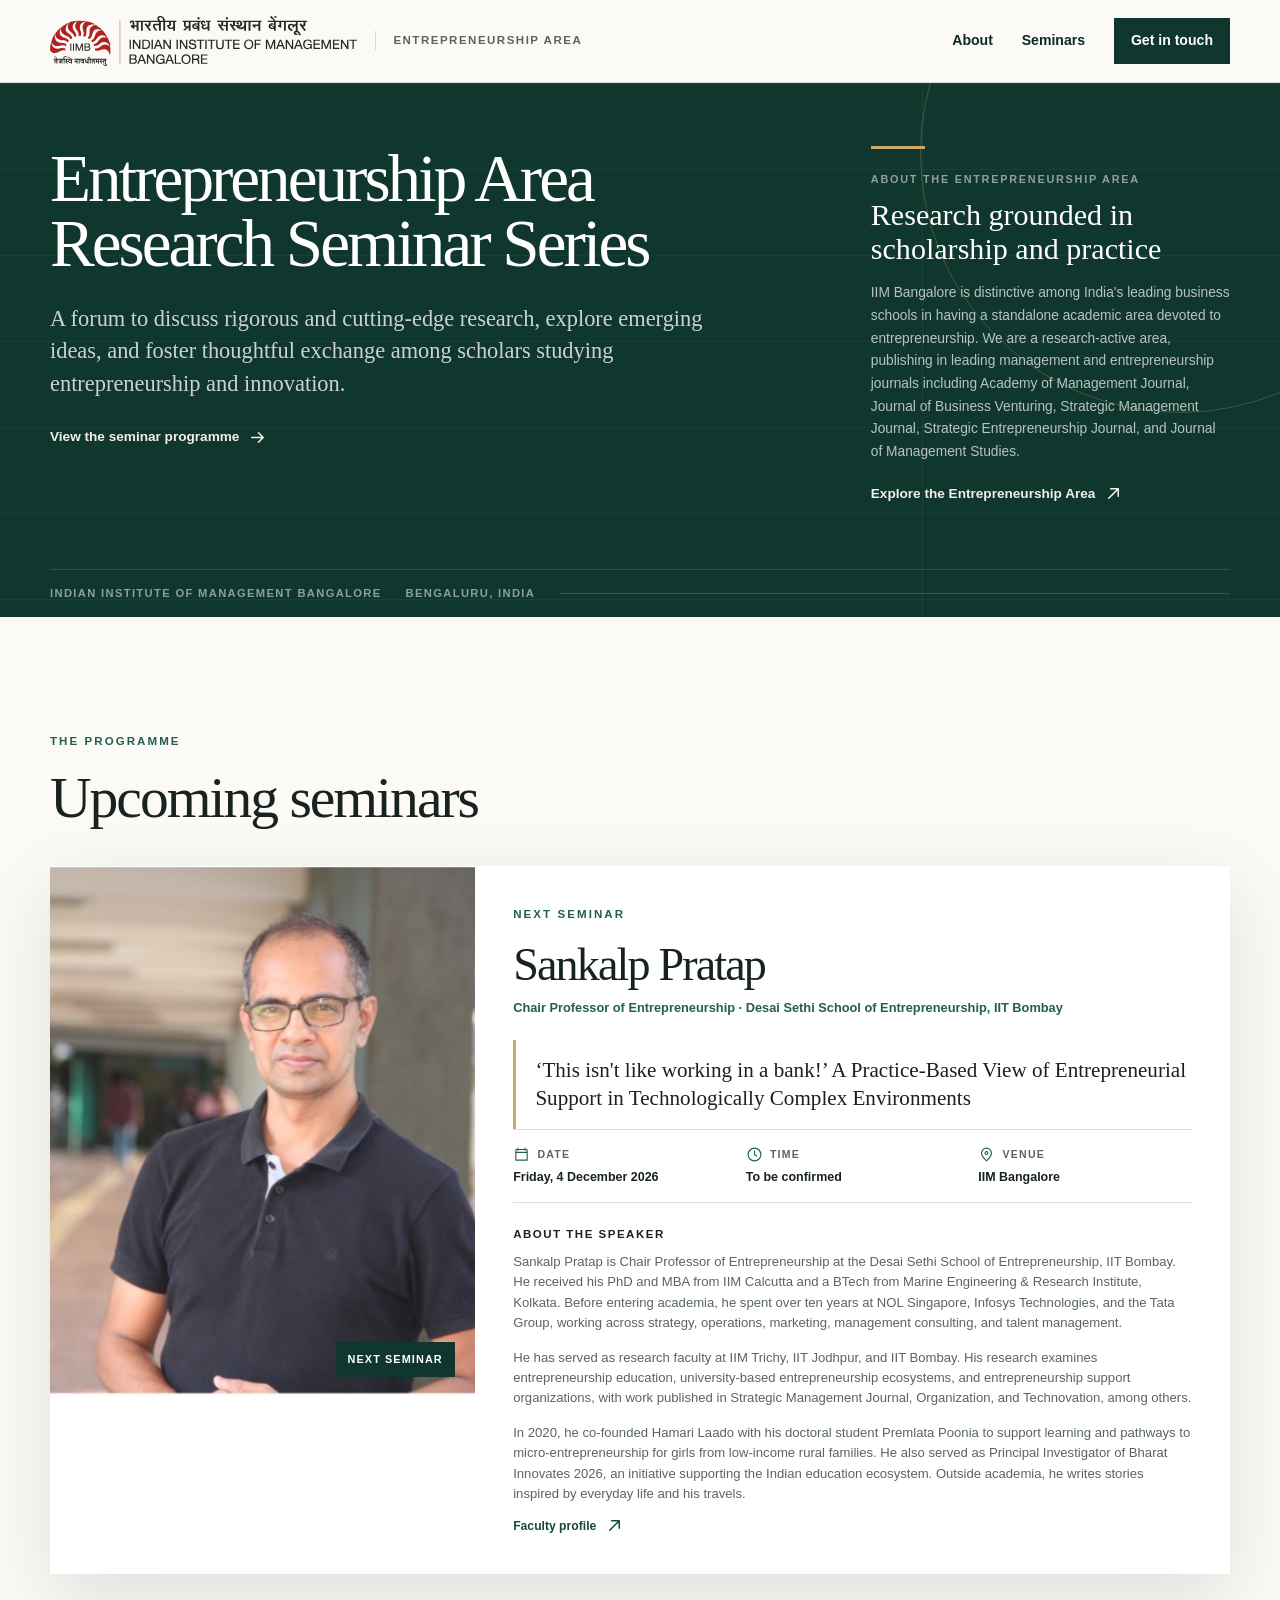
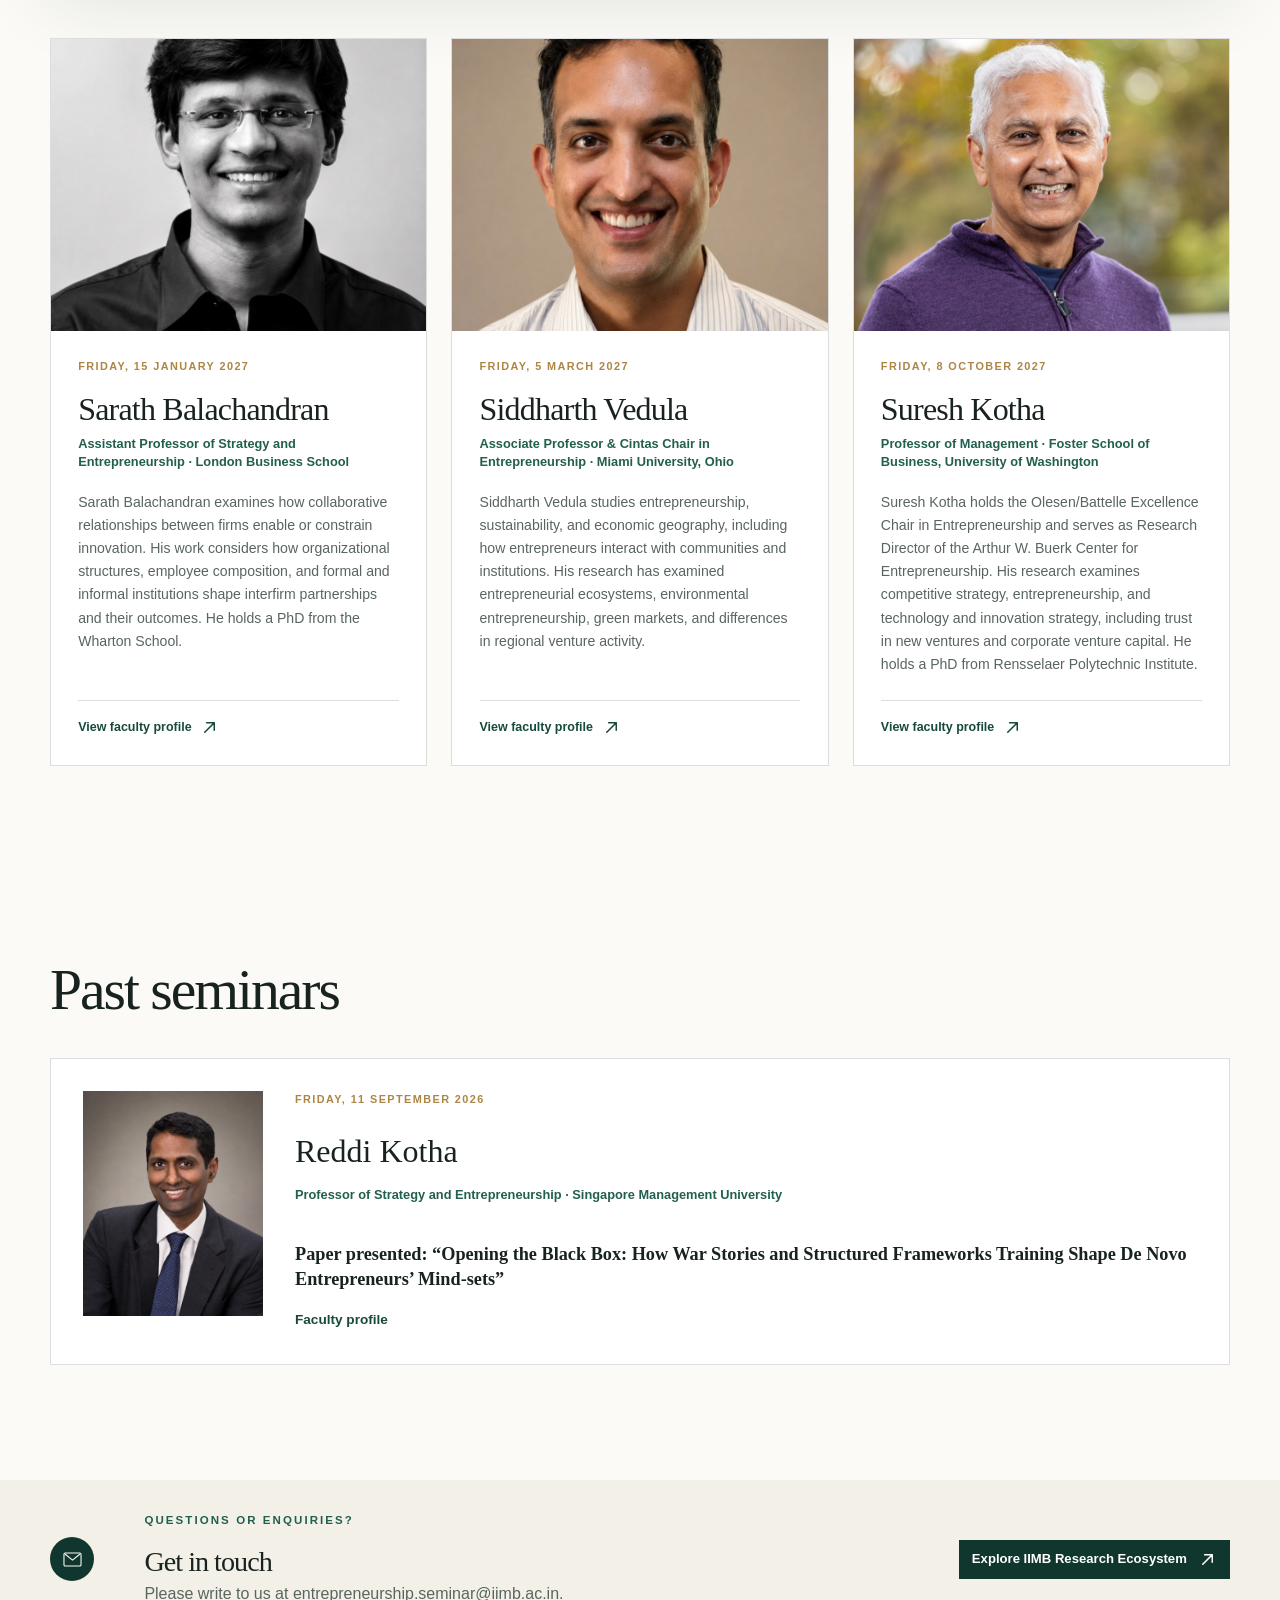
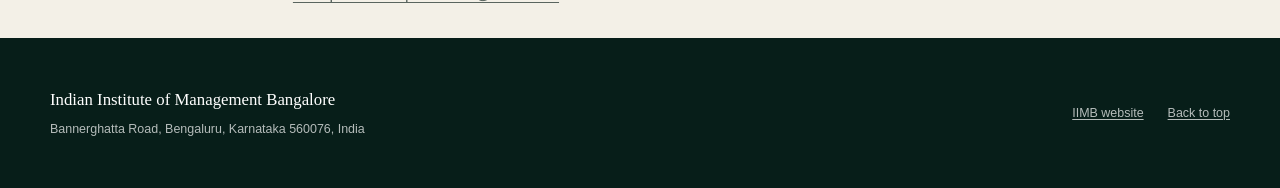
<file: index.html>
<!doctype html>
<html lang="en">
  <head>
    <meta charset="utf-8" />
    <meta name="viewport" content="width=device-width, initial-scale=1" />
    <meta
      name="description"
      content="The Entrepreneurship Area Research Seminar Series at IIM Bangalore brings scholars together to discuss new research in entrepreneurship."
    />
    <meta name="theme-color" content="#153f35" />
    <meta property="og:type" content="website" />
    <meta property="og:title" content="Entrepreneurship Area Research Seminar Series | IIM Bangalore" />
    <meta
      property="og:description"
      content="A forum for rigorous research, emerging ideas, and scholarly exchange in entrepreneurship."
    />
    <title>Entrepreneurship Area Research Seminar Series | IIM Bangalore</title>
    <link rel="icon" href="assets/favicon.svg" type="image/svg+xml" />
    <link rel="stylesheet" href="styles.css" />
  </head>
  <body>
    <a class="skip-link" href="#main-content">Skip to main content</a>

    <header class="site-header">
      <div class="container header-inner">
        <a class="institution" href="https://www.iimb.ac.in/" aria-label="IIM Bangalore home page">
          <img
            class="institution-logo"
            src="assets/iimb-logo.svg"
            alt="Indian Institute of Management Bangalore"
            width="350"
            height="58"
          />
          <span class="institution-area">Entrepreneurship Area</span>
        </a>

        <nav class="site-nav" aria-label="Primary navigation">
          <a href="#about">About</a>
          <a href="#seminars">Seminars</a>
          <!-- <a href="#organizers">Organizers</a> -->
          <a class="nav-contact" href="#contact">Get in touch</a>
        </nav>
      </div>
    </header>

    <main id="main-content">
      <section class="hero" aria-labelledby="page-title">
        <div class="container hero-grid">
          <div class="hero-copy">
            <h1 id="page-title">Entrepreneurship Area<br />Research Seminar Series</h1>
            <p class="hero-lede">
              A forum to discuss rigorous and cutting-edge research, explore emerging ideas, and
              foster thoughtful exchange among scholars studying entrepreneurship and innovation.
            </p>
            <a class="text-link text-link-light" href="#seminars">
              View the seminar programme
              <svg aria-hidden="true" viewBox="0 0 20 20">
                <path d="M4 10h11M11 5l5 5-5 5" />
              </svg>
            </a>
          </div>

          <aside class="hero-note" id="about" aria-labelledby="about-title">
            <div class="hero-note-rule" aria-hidden="true"></div>
            <p class="section-number">About the entrepreneurship area</p>
            <h2 id="about-title">Research grounded in scholarship and practice</h2>
            <p>
              IIM Bangalore is distinctive among India's leading business schools in having a
              standalone academic area devoted to entrepreneurship. We are a research-active area,
              publishing in leading management and entrepreneurship journals including Academy of
              Management Journal, Journal of Business Venturing, Strategic Management Journal,
              Strategic Entrepreneurship Journal, and Journal of Management Studies.
            </p>
            <a
              class="text-link text-link-light"
              href="https://www.iimb.ac.in/faculty/entrepreneurship"
              target="_blank"
              rel="noreferrer"
            >
              Explore the Entrepreneurship Area
              <span class="sr-only"> (opens in a new tab)</span>
              <svg aria-hidden="true" viewBox="0 0 20 20">
                <path d="M7 5h8v8M15 5 5 15" />
              </svg>
            </a>
          </aside>
        </div>

        <div class="container hero-foot">
          <span>Indian Institute of Management Bangalore</span>
          <span>Bengaluru, India</span>
          <span class="hero-foot-line" aria-hidden="true"></span>
        </div>
      </section>

      <section class="seminars section" id="seminars" aria-labelledby="seminars-title">
        <div class="container">
          <div class="section-heading">
            <div>
              <p class="eyebrow">The programme</p>
              <h2 id="seminars-title">Upcoming seminars</h2>
            </div>
          </div>

          <article class="featured-seminar" aria-labelledby="featured-speaker">
            <div class="featured-image-wrap">
              <img
                src="assets/sankalp.jpg"
                alt="Sankalp Pratap"
                class="featured-image featured-image-sankalp"
                width="870"
                height="583"
                fetchpriority="high"
              />
              <span class="image-label">Next seminar</span>
            </div>

            <div class="featured-content">
              <p class="eyebrow">Next seminar</p>
              <h3 id="featured-speaker">Sankalp Pratap</h3>
              <p class="speaker-role">
                Chair Professor of Entrepreneurship · Desai Sethi School of Entrepreneurship, IIT Bombay
              </p>

              <blockquote class="paper-title">
                ‘This isn't like working in a bank!’ A Practice-Based View of Entrepreneurial Support
                in Technologically Complex Environments
              </blockquote>

              <dl class="event-details">
                <div>
                  <dt>
                    <svg aria-hidden="true" viewBox="0 0 24 24">
                      <path d="M7 3v3M17 3v3M4 9h16M5 5h14a1 1 0 0 1 1 1v14H4V6a1 1 0 0 1 1-1Z" />
                    </svg>
                    Date
                  </dt>
                  <dd><time datetime="2026-12-04">Friday, 4 December 2026</time></dd>
                </div>
                <div>
                  <dt>
                    <svg aria-hidden="true" viewBox="0 0 24 24">
                      <circle cx="12" cy="12" r="9" />
                      <path d="M12 7v5l3 2" />
                    </svg>
                    Time
                  </dt>
                  <dd>To be confirmed</dd>
                </div>
                <div>
                  <dt>
                    <svg aria-hidden="true" viewBox="0 0 24 24">
                      <path d="M19 10c0 5-7 11-7 11S5 15 5 10a7 7 0 1 1 14 0Z" />
                      <circle cx="12" cy="10" r="2" />
                    </svg>
                    Venue
                  </dt>
                  <dd>IIM Bangalore</dd>
                </div>
              </dl>

              <div class="bio">
                <h4>About the speaker</h4>
                <p>
                  Sankalp Pratap is Chair Professor of Entrepreneurship at the Desai Sethi School of
                  Entrepreneurship, IIT Bombay. He received his PhD and MBA from IIM Calcutta and a
                  BTech from Marine Engineering &amp; Research Institute, Kolkata. Before entering
                  academia, he spent over ten years at NOL Singapore, Infosys Technologies, and the
                  Tata Group, working across strategy, operations, marketing, management consulting,
                  and talent management.
                </p>
                <p>
                  He has served as research faculty at IIM Trichy, IIT Jodhpur, and IIT Bombay. His
                  research examines entrepreneurship education, university-based entrepreneurship
                  ecosystems, and entrepreneurship support organizations, with work published in
                  Strategic Management Journal, Organization, and Technovation, among others.
                </p>
                <p>
                  In 2020, he co-founded Hamari Laado with his doctoral student Premlata Poonia to
                  support learning and pathways to micro-entrepreneurship for girls from low-income
                  rural families. He also served as Principal Investigator of Bharat Innovates 2026,
                  an initiative supporting the Indian education ecosystem. Outside academia, he
                  writes stories inspired by everyday life and his travels.
                </p>
                <div class="profile-links">
                  <a
                    class="text-link profile-link"
                    href="https://www.dsse.iitb.ac.in/people/sankalp-pratap"
                    target="_blank"
                    rel="noreferrer"
                  >
                    Faculty profile
                    <span class="sr-only"> (opens in a new tab)</span>
                    <svg aria-hidden="true" viewBox="0 0 20 20">
                      <path d="M7 5h8v8M15 5 5 15" />
                    </svg>
                  </a>
                </div>
              </div>

            </div>
          </article>

          <div class="upcoming-grid" aria-label="Three additional upcoming seminars">
            <article class="seminar-card" aria-labelledby="speaker-three">
              <div class="card-image-wrap">
                <img
                  src="assets/sarath-balachandran-enhanced.jpg"
                  alt="Sarath Balachandran"
                  width="880"
                  height="1100"
                  loading="lazy"
                />
              </div>
              <div class="card-content">
                <p class="card-date"><time datetime="2027-01-15">Friday, 15 January 2027</time></p>
                <h3 id="speaker-three">Sarath Balachandran</h3>
                <p class="card-affiliation">
                  Assistant Professor of Strategy and Entrepreneurship · London Business School
                </p>
                <p class="card-bio">
                  Sarath Balachandran examines how collaborative relationships between firms enable or
                  constrain innovation. His work considers how organizational structures, employee
                  composition, and formal and informal institutions shape interfirm partnerships and
                  their outcomes. He holds a PhD from the Wharton School.
                </p>
                <a
                  class="text-link card-profile"
                  href="https://www.london.edu/faculty-and-research/faculty-profiles/s/sarath-balachandran"
                  target="_blank"
                  rel="noreferrer"
                >
                  View faculty profile
                  <span class="sr-only"> (opens in a new tab)</span>
                  <svg aria-hidden="true" viewBox="0 0 20 20">
                    <path d="M7 5h8v8M15 5 5 15" />
                  </svg>
                </a>
              </div>
            </article>

            <article class="seminar-card" aria-labelledby="speaker-four">
              <div class="card-image-wrap">
                <img
                  class="speaker-photo speaker-photo-siddharth"
                  src="assets/siddharth-vedula-enhanced.jpg"
                  alt="Siddharth Vedula"
                  width="880"
                  height="1100"
                  loading="lazy"
                />
              </div>
              <div class="card-content">
                <p class="card-date"><time datetime="2027-03-05">Friday, 5 March 2027</time></p>
                <h3 id="speaker-four">Siddharth Vedula</h3>
                <p class="card-affiliation">
                  Associate Professor &amp; Cintas Chair in Entrepreneurship · Miami University, Ohio
                </p>
                <p class="card-bio">
                  Siddharth Vedula studies entrepreneurship, sustainability, and economic geography,
                  including how entrepreneurs interact with communities and institutions. His research
                  has examined entrepreneurial ecosystems, environmental entrepreneurship, green
                  markets, and differences in regional venture activity.
                </p>
                <a
                  class="text-link card-profile"
                  href="https://miamioh.edu/fsb/directory/?up=%2Fdirectory%2Fvedulas"
                  target="_blank"
                  rel="noreferrer"
                >
                  View faculty profile
                  <span class="sr-only"> (opens in a new tab)</span>
                  <svg aria-hidden="true" viewBox="0 0 20 20">
                    <path d="M7 5h8v8M15 5 5 15" />
                  </svg>
                </a>
              </div>
            </article>
            <article class="seminar-card" aria-labelledby="speaker-suresh">
              <div class="card-image-wrap">
                <img
                  class="speaker-photo speaker-photo-suresh"
                  src="assets/suresh-kotha.jpg"
                  alt="Suresh Kotha"
                  width="1707"
                  height="2560"
                  loading="lazy"
                />
              </div>
              <div class="card-content">
                <p class="card-date"><time datetime="2027-10-08">Friday, 8 October 2027</time></p>
                <h3 id="speaker-suresh">Suresh Kotha</h3>
                <p class="card-affiliation">
                  Professor of Management · Foster School of Business, University of Washington
                </p>
                <p class="card-bio">
                  Suresh Kotha holds the Olesen/Battelle Excellence Chair in Entrepreneurship and
                  serves as Research Director of the Arthur W. Buerk Center for Entrepreneurship.
                  His research examines competitive strategy, entrepreneurship, and technology and
                  innovation strategy, including trust in new ventures and corporate venture capital.
                  He holds a PhD from Rensselaer Polytechnic Institute.
                </p>
                <a
                  class="text-link card-profile"
                  href="https://foster.uw.edu/faculty-research/directory/suresh-kotha/"
                  target="_blank"
                  rel="noreferrer"
                >
                  View faculty profile
                  <span class="sr-only"> (opens in a new tab)</span>
                  <svg aria-hidden="true" viewBox="0 0 20 20">
                    <path d="M7 5h8v8M15 5 5 15" />
                  </svg>
                </a>
              </div>
            </article>
          </div>
        </div>
      </section>

      <section class="past-seminars section" id="past-seminars" aria-labelledby="past-seminars-title">
        <div class="container">
          <div class="section-heading">
            <h2 id="past-seminars-title">Past seminars</h2>
          </div>
          <article class="past-seminar-card" aria-labelledby="past-speaker-reddi">
            <img src="assets/reddi-kotha-enhanced.jpg" alt="Reddi Kotha"
              width="880" height="1100" loading="lazy" />
            <div>
              <p class="card-date"><time datetime="2026-09-11">Friday, 11 September 2026</time></p>
              <h3 id="past-speaker-reddi">Reddi Kotha</h3>
              <p class="card-affiliation">
                Professor of Strategy and Entrepreneurship · Singapore Management University
              </p>
              <p class="card-paper">
                <strong>Paper presented:</strong> “Opening the Black Box: How War Stories and
                Structured Frameworks Training Shape De Novo Entrepreneurs’ Mind-sets”
              </p>
              <a class="text-link" href="https://faculty.smu.edu.sg/profile/reddi-kotha-1961"
                target="_blank" rel="noreferrer">
                Faculty profile<span class="sr-only"> (opens in a new tab)</span>
              </a>
            </div>
          </article>
        </div>
      </section>

      <!--
      <section class="organizers section" id="organizers" aria-labelledby="organizers-title">
        <div class="container organizers-grid">
          <div class="organizers-heading">
            <h2 id="organizers-title">
              Seminar
              <span>Coordinator</span>
            </h2>
          </div>

          <article class="organizer-card">
            <img
              class="organizer-photo"
              src="assets/deepti-mishra-enhanced.jpg"
              alt="Deepti Mishra"
              width="880"
              height="1100"
              loading="lazy"
            />
            <div class="organizer-details">
              <h3>Deepti Mishra</h3>
              <p class="organizer-role">
                Assistant Professor · Entrepreneurship Area, IIM Bangalore
                <span class="organizer-chair">IIMB Young Faculty Research Chair</span>
              </p>
              <div class="organizer-links">
                <a class="text-link" href="mailto:deepti.mishra@iimb.ac.in">
                  deepti.mishra@iimb.ac.in
                  <svg aria-hidden="true" viewBox="0 0 20 20">
                    <path d="M4 10h11M11 5l5 5-5 5" />
                  </svg>
                </a>
                <a
                  class="text-link"
                  href="https://www.iimb.ac.in/user/277/deepti-mishra"
                  target="_blank"
                  rel="noreferrer"
                >
                  Faculty profile
                  <span class="sr-only"> (opens in a new tab)</span>
                  <svg aria-hidden="true" viewBox="0 0 20 20">
                    <path d="M7 5h8v8M15 5 5 15" />
                  </svg>
                </a>
              </div>
            </div>
          </article>
        </div>
      </section>
      -->

      <section class="contact section" id="contact" aria-labelledby="contact-title">
        <div class="container contact-inner">
          <div class="contact-icon" aria-hidden="true">
            <svg viewBox="0 0 32 32">
              <rect x="3" y="6" width="26" height="20" rx="2" />
              <path d="m5 8 11 9L27 8" />
            </svg>
          </div>
          <div class="contact-copy">
            <p class="eyebrow">Questions or enquiries?</p>
            <h2 id="contact-title">Get in touch</h2>
            <p>
              Please write to us at
              <a href="mailto:entrepreneurship.seminar@iimb.ac.in">entrepreneurship.seminar@iimb.ac.in</a>.
            </p>
          </div>
          <a
            class="button"
            href="https://www.iimb.ac.in/iimb-research"
            target="_blank"
            rel="noreferrer"
          >
            Explore IIMB Research Ecosystem
            <svg aria-hidden="true" viewBox="0 0 20 20">
              <path d="M7 5h8v8M15 5 5 15" />
            </svg>
          </a>
        </div>
      </section>
    </main>

    <footer class="site-footer">
      <div class="container footer-inner">
        <div>
          <strong>Indian Institute of Management Bangalore</strong>
          <p>Bannerghatta Road, Bengaluru, Karnataka 560076, India</p>
        </div>
        <div class="footer-links">
          <a href="https://www.iimb.ac.in/" target="_blank" rel="noreferrer">IIMB website</a>
          <a href="#main-content">Back to top</a>
        </div>
      </div>
    </footer>
  </body>
</html>
</file>
<file: styles.css>
:root {
  --forest-950: #0b2a23;
  --forest-900: #10372e;
  --forest-800: #174a3d;
  --forest-700: #225f4f;
  --sage-100: #dce6df;
  --cream-50: #fbfaf6;
  --cream-100: #f3f0e7;
  --cream-200: #e7e0d1;
  --gold-400: #caa96a;
  --gold-500: #ad8545;
  --ink: #18231f;
  --muted: #59655f;
  --white: #ffffff;
  --line: rgba(24, 35, 31, 0.15);
  --shadow: 0 24px 70px rgba(11, 42, 35, 0.12);
  --serif: Iowan Old Style, Baskerville, "Times New Roman", serif;
  --sans: Inter, ui-sans-serif, -apple-system, BlinkMacSystemFont, "Segoe UI", sans-serif;
  --max-width: 1180px;
}

*,
*::before,
*::after {
  box-sizing: border-box;
}

html {
  scroll-behavior: smooth;
}

body {
  margin: 0;
  color: var(--ink);
  background: var(--cream-50);
  font-family: var(--sans);
  font-size: 1rem;
  line-height: 1.65;
  -webkit-font-smoothing: antialiased;
}

img,
svg {
  display: block;
  max-width: 100%;
}

a {
  color: inherit;
  text-decoration-thickness: 1px;
  text-underline-offset: 0.2em;
}

a:focus-visible,
summary:focus-visible {
  outline: 3px solid var(--gold-400);
  outline-offset: 4px;
}

.container {
  width: min(calc(100% - 3rem), var(--max-width));
  margin-inline: auto;
}

.skip-link {
  position: fixed;
  top: 0.75rem;
  left: 0.75rem;
  z-index: 100;
  padding: 0.7rem 1rem;
  color: var(--white);
  background: var(--forest-950);
  transform: translateY(-200%);
}

.skip-link:focus {
  transform: translateY(0);
}

.sr-only {
  position: absolute;
  width: 1px;
  height: 1px;
  padding: 0;
  margin: -1px;
  overflow: hidden;
  clip: rect(0, 0, 0, 0);
  white-space: nowrap;
  border: 0;
}

.site-header {
  position: relative;
  z-index: 10;
  color: var(--forest-950);
  background: var(--cream-50);
  border-bottom: 1px solid var(--line);
}

.header-inner {
  display: flex;
  min-height: 82px;
  align-items: center;
  justify-content: space-between;
  gap: 2rem;
}

.institution {
  display: inline-flex;
  align-items: center;
  gap: 1.1rem;
  text-decoration: none;
}

.institution-logo {
  display: block;
  width: clamp(230px, 24vw, 320px);
  height: auto;
}

.institution-area {
  padding-left: 1.1rem;
  color: var(--muted);
  border-left: 1px solid var(--line);
  font-size: 0.72rem;
  font-weight: 700;
  letter-spacing: 0.13em;
  text-transform: uppercase;
}

.site-nav {
  display: flex;
  align-items: center;
  gap: 1.8rem;
  font-size: 0.88rem;
  font-weight: 650;
}

.site-nav a {
  text-decoration: none;
}

.site-nav a:not(.nav-contact):hover {
  color: var(--forest-700);
}

.nav-contact {
  padding: 0.65rem 1rem;
  color: var(--white);
  background: var(--forest-900);
  border: 1px solid var(--forest-900);
}

.nav-contact:hover {
  color: var(--forest-900);
  background: transparent;
}

.hero {
  position: relative;
  overflow: hidden;
  color: var(--white);
  background:
    linear-gradient(90deg, transparent 0 72%, rgba(255, 255, 255, 0.045) 72% 72.1%, transparent 72.1%),
    linear-gradient(rgba(255, 255, 255, 0.04) 1px, transparent 1px),
    var(--forest-900);
  background-size: auto, 100% 86px, auto;
}

.hero::after {
  position: absolute;
  top: -190px;
  right: -160px;
  width: 520px;
  height: 520px;
  border: 1px solid rgba(202, 169, 106, 0.28);
  border-radius: 50%;
  content: "";
}

.hero-grid {
  position: relative;
  z-index: 1;
  display: grid;
  grid-template-columns: minmax(0, 1.6fr) minmax(300px, 0.8fr);
  gap: clamp(3rem, 8vw, 8rem);
  padding-block: clamp(3.5rem, 7vh, 5.25rem) 3.5rem;
}

.hero-copy,
.hero-note {
  min-width: 0;
}

.eyebrow {
  margin: 0 0 1.15rem;
  color: var(--forest-700);
  font-size: 0.72rem;
  font-weight: 800;
  letter-spacing: 0.18em;
  text-transform: uppercase;
}

.eyebrow-light {
  color: var(--gold-400);
}

.hero h1 {
  max-width: 820px;
  margin: 0;
  font-family: var(--serif);
  font-size: clamp(3rem, 5.25vw, 5.5rem);
  font-weight: 400;
  letter-spacing: -0.045em;
  line-height: 0.97;
}

.hero-lede {
  max-width: 680px;
  margin: 1.65rem 0 1.45rem;
  color: rgba(255, 255, 255, 0.78);
  font-family: var(--serif);
  font-size: clamp(1.15rem, 1.75vw, 1.45rem);
  line-height: 1.45;
}

.text-link {
  display: inline-flex;
  align-items: center;
  gap: 0.55rem;
  color: var(--forest-800);
  font-size: 0.85rem;
  font-weight: 750;
  text-decoration: none;
}

.text-link svg,
.button svg {
  width: 19px;
  fill: none;
  stroke: currentColor;
  stroke-linecap: round;
  stroke-linejoin: round;
  stroke-width: 1.6;
  transition: transform 180ms ease;
}

.text-link:hover svg,
.button:hover svg {
  transform: translateX(4px);
}

.text-link-light {
  color: var(--cream-100);
}

.hero-note {
  align-self: end;
  padding-bottom: 0.4rem;
}

.hero-note-rule {
  width: 54px;
  height: 3px;
  margin-bottom: 1.35rem;
  background: var(--gold-400);
}

.section-number {
  margin: 0 0 0.6rem;
  color: rgba(255, 255, 255, 0.53);
  font-size: 0.68rem;
  font-weight: 750;
  letter-spacing: 0.16em;
  text-transform: uppercase;
}

.hero-note h2 {
  margin: 0;
  font-family: var(--serif);
  font-size: clamp(1.55rem, 2.35vw, 2.1rem);
  font-weight: 400;
  line-height: 1.13;
}

.hero-note p:not(.section-number) {
  margin: 1rem 0;
  color: rgba(255, 255, 255, 0.7);
  font-size: 0.86rem;
}

.hero-foot {
  position: relative;
  z-index: 1;
  display: flex;
  align-items: center;
  gap: 1.5rem;
  padding-block: 0.9rem;
  color: rgba(255, 255, 255, 0.52);
  border-top: 1px solid rgba(255, 255, 255, 0.12);
  font-size: 0.7rem;
  font-weight: 700;
  letter-spacing: 0.12em;
  text-transform: uppercase;
}

.hero-foot-line {
  height: 1px;
  flex: 1;
  background: rgba(255, 255, 255, 0.14);
}

.section {
  padding-block: clamp(5rem, 9vw, 8.5rem);
}

.section-heading {
  display: grid;
  grid-template-columns: 1fr minmax(280px, 420px);
  align-items: end;
  gap: 3rem;
  margin-bottom: 2.4rem;
}

.section-heading h2,
.organizers h2,
.contact h2 {
  margin: 0;
  font-family: var(--serif);
  font-size: clamp(2.5rem, 4.5vw, 4.2rem);
  font-weight: 400;
  letter-spacing: -0.035em;
  line-height: 1.02;
}

.section-intro {
  margin: 0;
  color: var(--muted);
  font-family: var(--serif);
  font-size: 1.2rem;
}

.featured-seminar {
  display: grid;
  grid-template-columns: minmax(280px, 0.72fr) minmax(0, 1.28fr);
  align-items: start;
  background: var(--white);
  box-shadow: var(--shadow);
}

.featured-image-wrap,
.card-image-wrap {
  position: relative;
  overflow: hidden;
  background: var(--sage-100);
}

.featured-image,
.card-image-wrap img {
  width: 100%;
  height: 100%;
  object-fit: cover;
}

.featured-image {
  object-position: center;
}

.featured-image-sankalp {
  object-position: 76% center;
}

.featured-image-wrap {
  aspect-ratio: 4 / 5;
  align-self: start;
}

.image-label {
  position: absolute;
  right: 1.25rem;
  bottom: 1.25rem;
  padding: 0.55rem 0.75rem;
  color: var(--white);
  background: var(--forest-900);
  font-size: 0.68rem;
  font-weight: 800;
  letter-spacing: 0.1em;
  text-transform: uppercase;
}

.featured-content {
  padding: clamp(2rem, 3vw, 3rem);
}

.featured-content h3 {
  margin: 0;
  font-family: var(--serif);
  font-size: clamp(2.35rem, 3.6vw, 3.6rem);
  font-weight: 400;
  letter-spacing: -0.04em;
  line-height: 1;
}

.speaker-role {
  margin: 0.55rem 0 0;
  color: var(--forest-700);
  font-size: 0.8rem;
  font-weight: 700;
}

.paper-title {
  margin: 1.35rem 0 0;
  padding: 1rem 0 1rem 1.2rem;
  font-family: var(--serif);
  font-size: clamp(1.15rem, 1.65vw, 1.48rem);
  font-style: normal;
  line-height: 1.35;
  border-left: 3px solid var(--gold-400);
}

.paper-authors {
  margin: 0.7rem 0 1.3rem;
  color: var(--muted);
  font-size: 0.74rem;
  line-height: 1.5;
}

.paper-authors span {
  display: block;
  margin-bottom: 0.25rem;
  color: var(--forest-700);
  font-size: 0.64rem;
  font-weight: 800;
  letter-spacing: 0.12em;
  text-transform: uppercase;
}

.event-details {
  display: grid;
  grid-template-columns: repeat(3, 1fr);
  gap: 1.2rem;
  margin: 0;
  padding: 1rem 0;
  border-block: 1px solid var(--line);
}

.event-details div {
  min-width: 0;
}

.event-details dt {
  display: flex;
  align-items: center;
  gap: 0.45rem;
  margin-bottom: 0.35rem;
  color: var(--muted);
  font-size: 0.66rem;
  font-weight: 800;
  letter-spacing: 0.12em;
  text-transform: uppercase;
}

.event-details dt svg {
  width: 17px;
  fill: none;
  stroke: var(--forest-700);
  stroke-linecap: round;
  stroke-linejoin: round;
  stroke-width: 1.6;
}

.event-details dd {
  margin: 0;
  font-size: 0.78rem;
  font-weight: 650;
  line-height: 1.4;
}

.bio {
  margin-top: 1.35rem;
}

.bio h4 {
  margin: 0 0 0.5rem;
  font-size: 0.72rem;
  letter-spacing: 0.13em;
  text-transform: uppercase;
}

.bio p {
  margin: 0;
  color: var(--muted);
  font-size: 0.82rem;
  line-height: 1.55;
}

.profile-link {
  margin-top: 0.7rem;
  font-size: 0.76rem;
}

.bio p + p {
  margin-top: 0.9rem;
}

.profile-links {
  display: flex;
  flex-wrap: wrap;
  gap: 0 1.4rem;
}

.upcoming-grid {
  display: grid;
  grid-template-columns: repeat(3, minmax(0, 1fr));
  gap: 1.5rem;
  margin-top: 4rem;
}

.past-seminars {
  padding-top: 5rem;
}

.past-seminar-card {
  display: grid;
  grid-template-columns: clamp(90px, 18vw, 180px) minmax(0, 1fr);
  align-items: start;
  gap: clamp(1rem, 3vw, 2rem);
  padding: clamp(1rem, 3vw, 2rem);
  background: var(--white);
  border: 1px solid var(--line);
}

.past-seminar-card > img {
  width: 100%;
  height: auto;
  aspect-ratio: 4 / 5;
  object-fit: cover;
}

.past-seminar-card h3 {
  margin: 0;
  font-family: var(--serif);
  font-size: clamp(1.4rem, 3vw, 2rem);
  font-weight: 400;
}

.seminar-card {
  display: flex;
  min-width: 0;
  flex-direction: column;
  background: var(--white);
  border: 1px solid var(--line);
}

.card-image-wrap {
  aspect-ratio: 9 / 7;
}

.card-image-wrap img.speaker-photo-suresh {
  object-position: center 25%;
}

.card-content {
  display: flex;
  flex: 1;
  flex-direction: column;
  padding: 1.7rem;
}

.card-date {
  margin: 0 0 1rem;
  color: var(--gold-500);
  font-size: 0.68rem;
  font-weight: 800;
  letter-spacing: 0.13em;
  text-transform: uppercase;
}

.card-content h3 {
  margin: 0;
  font-family: var(--serif);
  font-size: 2rem;
  font-weight: 400;
  letter-spacing: -0.025em;
  line-height: 1.08;
}

.card-affiliation {
  min-height: 2.8em;
  margin: 0.5rem 0 1.25rem;
  color: var(--forest-700);
  font-size: 0.8rem;
  font-weight: 700;
  line-height: 1.4;
}

.card-paper {
  margin: 0 0 0.9rem;
  font-family: var(--serif);
  font-size: 1.14rem;
  font-weight: 600;
  line-height: 1.35;
}

.card-bio {
  margin: 0 0 1.5rem;
  color: var(--muted);
  font-size: 0.88rem;
}

.card-profile {
  margin-top: auto;
  padding-top: 1rem;
  border-top: 1px solid var(--line);
  font-size: 0.78rem;
}

.organizers {
  color: var(--white);
  background: var(--forest-950);
}

.organizers.section {
  padding-block: clamp(1.35rem, 2.8vw, 2.4rem);
}

.organizers-grid {
  display: grid;
  grid-template-columns: minmax(260px, 0.68fr) minmax(520px, 1.32fr);
  align-items: center;
  gap: clamp(1.25rem, 3.5vw, 2.8rem);
}

.organizers-heading {
  width: min(100%, 230px);
  justify-self: start;
  text-align: left;
}

.organizers-heading p:last-child {
  max-width: 490px;
  margin: 1.5rem 0 0;
  color: rgba(255, 255, 255, 0.63);
}

.organizers h2 {
  font-size: clamp(1.65rem, 2.6vw, 2.4rem);
  line-height: 1.25em;
  margin-left: clamp(3rem, 6.2vw, 4.8rem);
}

.organizers h2 span {
  display: block;
  margin-top: 0.2rem;
}

.organizer-card {
  display: grid;
  width: min(100%, 560px);
  grid-template-columns: 116px minmax(0, 1fr);
  align-items: center;
  gap: 1.15rem;
  justify-self: center;
  margin-left: clamp(-1.5rem, -2.2vw, -0.6rem);
  padding: 1.2rem;
  color: var(--ink);
  background: var(--cream-100);
}

.organizer-photo {
  display: block;
  width: 116px;
  height: auto;
  aspect-ratio: 4 / 5;
  object-fit: cover;
  object-position: center;
}

.organizer-details {
  align-self: center;
}

.organizer-card h3 {
  margin: 0;
  font-family: var(--serif);
  font-size: 1.65rem;
  font-weight: 400;
}

.organizer-role {
  margin: 0.25rem 0 0.85rem;
  color: var(--muted);
  font-size: 0.85rem;
  line-height: 1.45;
}

.organizer-chair {
  display: block;
  margin-top: 0.28rem;
  color: var(--forest-700);
  font-weight: 700;
}

.organizer-card .organizer-bio {
  margin: 0 0 1rem;
  color: var(--muted);
  font-size: 0.82rem;
  line-height: 1.55;
}

.organizer-links {
  display: flex;
  flex-wrap: wrap;
  gap: 0.65rem 1.25rem;
}

.organizer-links .text-link {
  font-size: 0.75rem;
}

.contact {
  background: var(--cream-100);
}

.contact.section {
  padding-block: clamp(1.2rem, 2.4vw, 2rem);
}

.contact-inner {
  display: grid;
  grid-template-columns: 80px 1fr auto;
  align-items: center;
  gap: 0.9rem;
}

.contact-icon {
  display: grid;
  width: 44px;
  height: 44px;
  place-items: center;
  color: var(--cream-50);
  background: var(--forest-900);
  border-radius: 50%;
}

.contact-icon svg {
  width: 21px;
  fill: none;
  stroke: currentColor;
  stroke-linecap: round;
  stroke-linejoin: round;
  stroke-width: 1.65;
}

.contact h2 {
  font-size: clamp(1.35rem, 2.2vw, 1.9rem);
}

.contact-copy p:last-child {
  max-width: 650px;
  margin: 0.25rem 0 0;
  color: var(--muted);
}

.button {
  display: inline-flex;
  min-height: 36px;
  align-items: center;
  justify-content: center;
  gap: 0.7rem;
  padding: 0.48rem 0.75rem;
  color: var(--white);
  background: var(--forest-900);
  border: 1px solid var(--forest-900);
  font-size: 0.82rem;
  font-weight: 750;
  text-decoration: none;
}

.button:hover {
  color: var(--forest-900);
  background: transparent;
}

.site-footer {
  color: rgba(255, 255, 255, 0.7);
  background: #071e19;
}

.footer-inner {
  display: flex;
  min-height: 150px;
  align-items: center;
  justify-content: space-between;
  gap: 2rem;
  font-size: 0.78rem;
}

.footer-inner strong {
  color: var(--white);
  font-family: var(--serif);
  font-size: 1.05rem;
  font-weight: 500;
}

.footer-inner p {
  margin: 0.35rem 0 0;
}

.footer-links {
  display: flex;
  gap: 1.5rem;
}

@media (max-width: 900px) {
  .header-inner {
    min-height: auto;
    flex-direction: column;
    align-items: flex-start;
    padding-block: 1rem;
  }

  .site-nav {
    width: 100%;
    justify-content: space-between;
  }

  .hero-grid,
  .featured-seminar,
  .organizers-grid {
    grid-template-columns: 1fr;
  }

  .hero-grid {
    gap: 4rem;
  }

  .hero-note {
    max-width: 650px;
  }

  .featured-image-wrap {
    aspect-ratio: 4 / 3;
  }

  .featured-image {
    object-fit: contain;
    object-position: center 38%;
  }

  .featured-image-sankalp {
    object-fit: cover;
    object-position: 76% center;
  }

  .upcoming-grid {
    grid-template-columns: repeat(2, minmax(0, 1fr));
  }

  .contact-inner {
    grid-template-columns: 76px 1fr;
  }

  .contact .button {
    grid-column: 2;
    justify-self: start;
  }
}

@media (max-width: 650px) {
  .container {
    width: min(calc(100% - 2rem), var(--max-width));
  }

  .institution {
    width: 100%;
    gap: 0.75rem;
  }

  .institution-logo {
    width: min(66vw, 265px);
  }

  .institution-area {
    padding-left: 0.75rem;
    font-size: 0.6rem;
    letter-spacing: 0.1em;
  }

  .site-nav {
    display: grid;
    grid-template-columns: repeat(4, minmax(0, 1fr));
    gap: 0;
    overflow: visible;
    font-size: 0.72rem;
  }

  .site-nav a {
    padding: 0.6rem 0.25rem;
    text-align: center;
    white-space: nowrap;
  }

  .nav-contact {
    padding-inline: 0.25rem;
  }

  .hero-grid {
    padding-block: 3.25rem;
  }

  .hero h1 {
    max-width: 100%;
    font-size: clamp(2.35rem, 10.8vw, 3rem);
    letter-spacing: -0.035em;
  }

  .hero-foot {
    flex-wrap: wrap;
    gap: 0.5rem 1.5rem;
  }

  .hero-foot-line {
    display: none;
  }

  .section-heading {
    grid-template-columns: 1fr;
    gap: 1rem;
  }

  .featured-image-wrap {
    aspect-ratio: 4 / 5;
  }

  .featured-content {
    padding: 2rem 1.4rem 2.4rem;
  }

  .event-details {
    grid-template-columns: 1fr;
  }

  .event-details div + div {
    padding-top: 1rem;
    border-top: 1px solid var(--line);
  }

  .upcoming-grid {
    grid-template-columns: 1fr;
  }

  .card-image-wrap {
    aspect-ratio: 16 / 9;
  }

  .card-image-wrap img {
    object-position: center 35%;
  }

  .card-image-wrap img.speaker-photo-siddharth {
    object-position: center 44%;
  }

  .organizers-grid {
    gap: 2.5rem;
  }

  .organizers-heading {
    width: 100%;
    justify-self: start;
    text-align: left;
  }

  .organizer-card {
    grid-template-columns: 1fr;
    gap: 0;
    padding: 0;
  }

  .organizer-photo {
    width: 100%;
    aspect-ratio: 16 / 9;
    object-position: center 20%;
  }

  .organizer-details {
    padding: 1.35rem;
  }

  .organizer-card h3 {
    font-size: 1.65rem;
  }

  .organizer-role {
    margin-bottom: 1rem;
    font-size: 0.8rem;
    line-height: 1.4;
  }

  .organizer-card .organizer-bio {
    margin-bottom: 0.8rem;
    font-size: 0.8rem;
    line-height: 1.5;
  }

  .organizer-links .text-link {
    font-size: 0.76rem;
  }

  .contact-inner {
    grid-template-columns: 1fr;
  }

  .contact .button {
    grid-column: auto;
  }

  .footer-inner {
    flex-direction: column;
    align-items: flex-start;
    justify-content: center;
    padding-block: 2rem;
  }
}

@media (prefers-reduced-motion: reduce) {
  html {
    scroll-behavior: auto;
  }

  *,
  *::before,
  *::after {
    scroll-behavior: auto !important;
    transition-duration: 0.01ms !important;
  }
}
</file>
